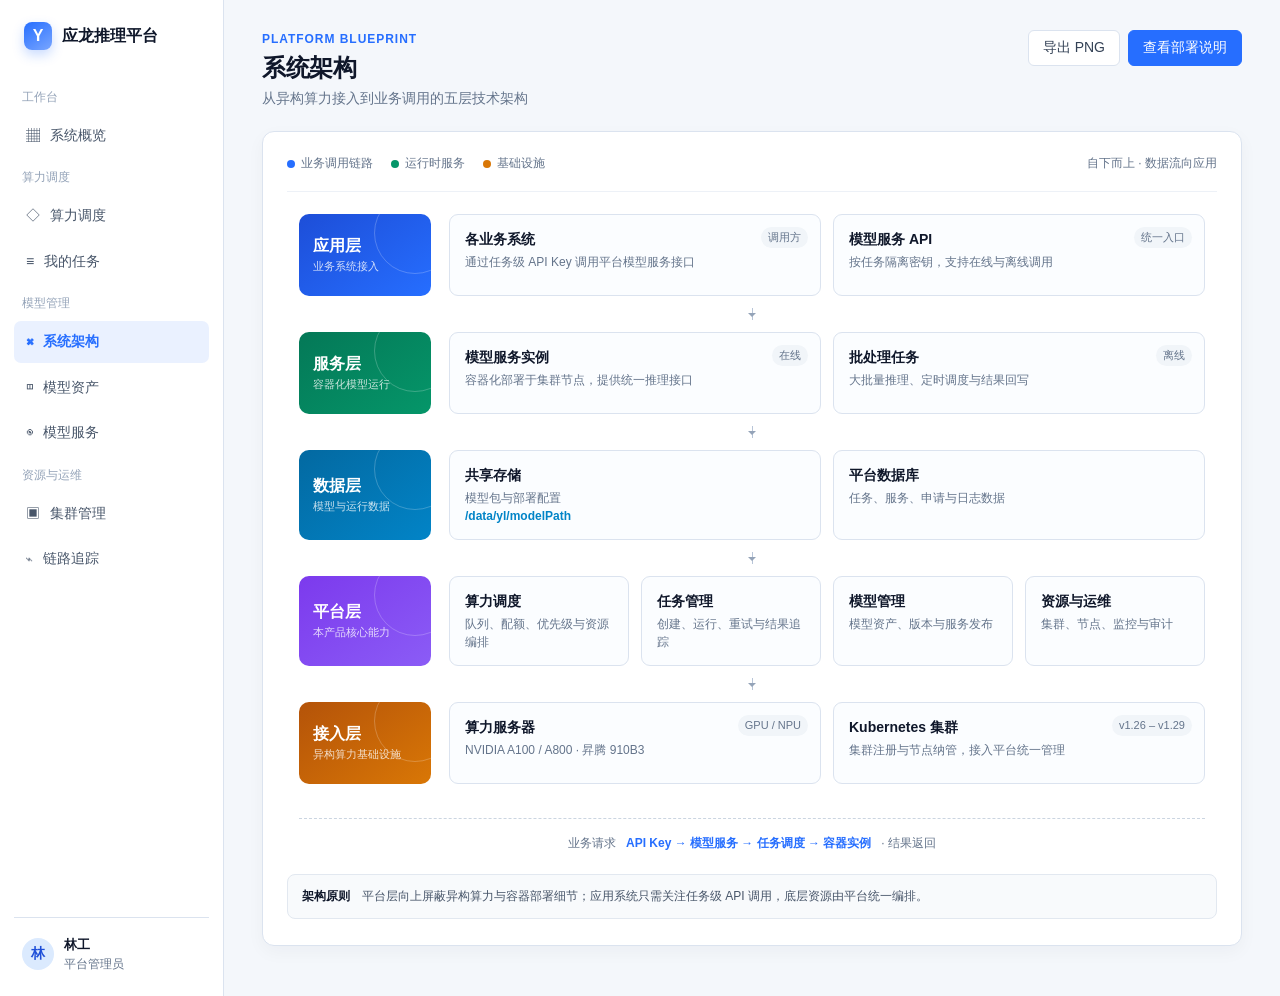
<file: prototypes/architecture.html>
<!doctype html>
<html lang="zh-CN">
<head>
<meta charset="utf-8"/><meta name="viewport" content="width=device-width,initial-scale=1"/>
<title>系统架构 · 应龙大模型推理平台</title>
<style>
:root{--blue:#266EFF;--ink:#0f172a;--text:#334155;--muted:#64748b;--line:#dbe3ef;--canvas:#f4f7fb;--surface:#fff;--sky:#0284c7;--emerald:#059669;--amber:#d97706;--rose:#e11d48}
*{box-sizing:border-box}body{margin:0;background:var(--canvas);color:var(--text);font:14px/1.55 "Segoe UI","PingFang SC","Microsoft YaHei",sans-serif} .app{display:flex;min-height:100vh}.side{width:224px;background:#fff;border-right:1px solid var(--line);display:flex;flex-direction:column;padding:22px 14px}.brand{display:flex;align-items:center;gap:10px;padding:0 10px 28px;font-weight:700;color:var(--ink);font-size:16px}.brand-mark{width:28px;height:28px;border-radius:8px;background:linear-gradient(145deg,#266eff,#79a6ff);display:grid;place-items:center;color:#fff;font-weight:700;box-shadow:0 5px 12px #266eff40}.group{margin:10px 8px 6px;color:#94a3b8;font-size:12px}.nav{display:flex;align-items:center;gap:10px;padding:10px 12px;border-radius:7px;color:#475569;margin:2px 0}.nav svg{width:16px;height:16px}.nav.active{color:var(--blue);background:#eaf1ff;font-weight:600}.user{margin-top:auto;border-top:1px solid var(--line);padding:16px 8px 0;display:flex;gap:10px;align-items:center}.avatar{width:32px;height:32px;border-radius:50%;background:#dbeafe;color:#1d4ed8;display:grid;place-items:center;font-weight:700}.user small{display:block;color:var(--muted);font-size:12px}.main{flex:1;padding:30px 38px 50px;min-width:0}.head{display:flex;justify-content:space-between;align-items:flex-start;margin-bottom:22px}.eyebrow{color:var(--blue);font-size:12px;font-weight:600;letter-spacing:.08em}.title{margin:3px 0 4px;font-size:24px;line-height:32px;color:var(--ink);letter-spacing:-.02em}.desc{margin:0;color:var(--muted)}.actions{display:flex;gap:8px}.btn{border:1px solid var(--line);background:#fff;color:var(--text);padding:8px 14px;border-radius:6px;font-size:14px}.btn.primary{background:var(--blue);border-color:var(--blue);color:#fff}.canvas{background:var(--surface);border:1px solid var(--line);border-radius:12px;box-shadow:0 6px 18px #0f172a0a;padding:22px 24px 26px}.legend{display:flex;gap:18px;align-items:center;padding-bottom:18px;border-bottom:1px solid #edf1f7;color:var(--muted);font-size:12px}.legend span{display:flex;align-items:center;gap:6px}.dot{width:8px;height:8px;border-radius:50%}.diagram{display:flex;flex-direction:column;gap:12px;padding:22px 12px 4px}.layer{display:grid;grid-template-columns:132px 1fr;gap:18px;align-items:stretch}.layer-label{border-radius:10px;padding:15px 14px;color:#fff;display:flex;flex-direction:column;justify-content:center;position:relative;overflow:hidden}.layer-label:after{content:"";position:absolute;width:80px;height:80px;border:1px solid #ffffff38;border-radius:50%;right:-25px;top:-22px}.layer-label strong{font-size:16px;line-height:24px;z-index:1}.layer-label small{font-size:11px;opacity:.8;z-index:1}.l-app{background:linear-gradient(145deg,#1d4ed8,#266eff)}.l-service{background:linear-gradient(145deg,#047857,#059669)}.l-data{background:linear-gradient(145deg,#0369a1,#0284c7)}.l-platform{background:linear-gradient(145deg,#7c3aed,#8b5cf6)}.l-access{background:linear-gradient(145deg,#b45309,#d97706)}.nodes{display:flex;gap:12px;align-items:stretch}.node{flex:1;border:1px solid var(--line);border-radius:9px;background:#fbfdff;padding:14px 15px;min-height:82px;position:relative}.node h3{margin:0 0 4px;color:var(--ink);font-size:14px;line-height:20px}.node p{margin:0;color:var(--muted);font-size:12px;line-height:18px}.node .tag{position:absolute;right:12px;top:12px;font-size:11px;color:var(--muted);background:#f1f5f9;border-radius:999px;padding:2px 7px}.connector{height:12px;display:flex;justify-content:center;position:relative}.connector:before{content:"";width:1px;background:#b8c5d8;height:100%}.connector:after{content:"";position:absolute;bottom:-1px;border:4px solid transparent;border-top-color:#94a3b8}.flow{margin-top:22px;border-top:1px dashed #cbd5e1;padding-top:15px;color:var(--muted);font-size:12px;display:flex;justify-content:center;gap:10px;align-items:center}.flow b{color:var(--blue);font-weight:600}.note{margin-top:18px;background:#f8fafc;border:1px solid #e2e8f0;border-radius:8px;padding:12px 14px;color:#475569;font-size:12px}.note strong{color:var(--ink)}
@media(max-width:900px){.side{width:68px;padding:18px 8px}.brand span,.group,.nav span,.user div:last-child{display:none}.brand{padding:0 11px 25px}.nav{justify-content:center;padding:11px}.user{justify-content:center}.main{padding:24px 16px}.layer{grid-template-columns:96px 1fr;gap:10px}.nodes{flex-direction:column}.head{gap:16px;flex-direction:column}.actions{align-self:flex-start}}
</style></head>
<body><div class="app"><aside class="side"><div class="brand"><div class="brand-mark">Y</div><span>应龙推理平台</span></div><div class="group">工作台</div><div class="nav"><span>▦</span><span>系统概览</span></div><div class="group">算力调度</div><div class="nav"><span>◇</span><span>算力调度</span></div><div class="nav"><span>≡</span><span>我的任务</span></div><div class="group">模型管理</div><div class="nav active"><span>⌘</span><span>系统架构</span></div><div class="nav"><span>◫</span><span>模型资产</span></div><div class="nav"><span>◉</span><span>模型服务</span></div><div class="group">资源与运维</div><div class="nav"><span>▣</span><span>集群管理</span></div><div class="nav"><span>⌁</span><span>链路追踪</span></div><div class="user"><div class="avatar">林</div><div><b style="color:var(--ink);font-size:13px">林工</b><small>平台管理员</small></div></div></aside><main class="main"><header class="head"><div><div class="eyebrow">PLATFORM BLUEPRINT</div><h1 class="title">系统架构</h1><p class="desc">从异构算力接入到业务调用的五层技术架构</p></div><div class="actions"><button class="btn">导出 PNG</button><button class="btn primary">查看部署说明</button></div></header><section class="canvas"><div class="legend"><span><i class="dot" style="background:var(--blue)"></i>业务调用链路</span><span><i class="dot" style="background:var(--emerald)"></i>运行时服务</span><span><i class="dot" style="background:var(--amber)"></i>基础设施</span><span style="margin-left:auto">自下而上 · 数据流向应用</span></div><div class="diagram"><div class="layer"><div class="layer-label l-app"><strong>应用层</strong><small>业务系统接入</small></div><div class="nodes"><div class="node"><span class="tag">调用方</span><h3>各业务系统</h3><p>通过任务级 API Key 调用平台模型服务接口</p></div><div class="node"><span class="tag">统一入口</span><h3>模型服务 API</h3><p>按任务隔离密钥，支持在线与离线调用</p></div></div></div><div class="connector"></div><div class="layer"><div class="layer-label l-service"><strong>服务层</strong><small>容器化模型运行</small></div><div class="nodes"><div class="node"><span class="tag">在线</span><h3>模型服务实例</h3><p>容器化部署于集群节点，提供统一推理接口</p></div><div class="node"><span class="tag">离线</span><h3>批处理任务</h3><p>大批量推理、定时调度与结果回写</p></div></div></div><div class="connector"></div><div class="layer"><div class="layer-label l-data"><strong>数据层</strong><small>模型与运行数据</small></div><div class="nodes"><div class="node"><h3>共享存储</h3><p>模型包与部署配置<br><b style="color:var(--sky)">/data/yl/modelPath</b></p></div><div class="node"><h3>平台数据库</h3><p>任务、服务、申请与日志数据</p></div></div></div><div class="connector"></div><div class="layer"><div class="layer-label l-platform"><strong>平台层</strong><small>本产品核心能力</small></div><div class="nodes"><div class="node"><h3>算力调度</h3><p>队列、配额、优先级与资源编排</p></div><div class="node"><h3>任务管理</h3><p>创建、运行、重试与结果追踪</p></div><div class="node"><h3>模型管理</h3><p>模型资产、版本与服务发布</p></div><div class="node"><h3>资源与运维</h3><p>集群、节点、监控与审计</p></div></div></div><div class="connector"></div><div class="layer"><div class="layer-label l-access"><strong>接入层</strong><small>异构算力基础设施</small></div><div class="nodes"><div class="node"><span class="tag">GPU / NPU</span><h3>算力服务器</h3><p>NVIDIA A100 / A800 · 昇腾 910B3</p></div><div class="node"><span class="tag">v1.26 – v1.29</span><h3>Kubernetes 集群</h3><p>集群注册与节点纳管，接入平台统一管理</p></div></div></div><div class="flow"><span>业务请求</span><b>API Key → 模型服务 → 任务调度 → 容器实例</b><span>· 结果返回</span></div></div><div class="note"><strong>架构原则</strong>　平台层向上屏蔽异构算力与容器部署细节；应用系统只需关注任务级 API 调用，底层资源由平台统一编排。</div></section></main></div></body></html>
</file>
